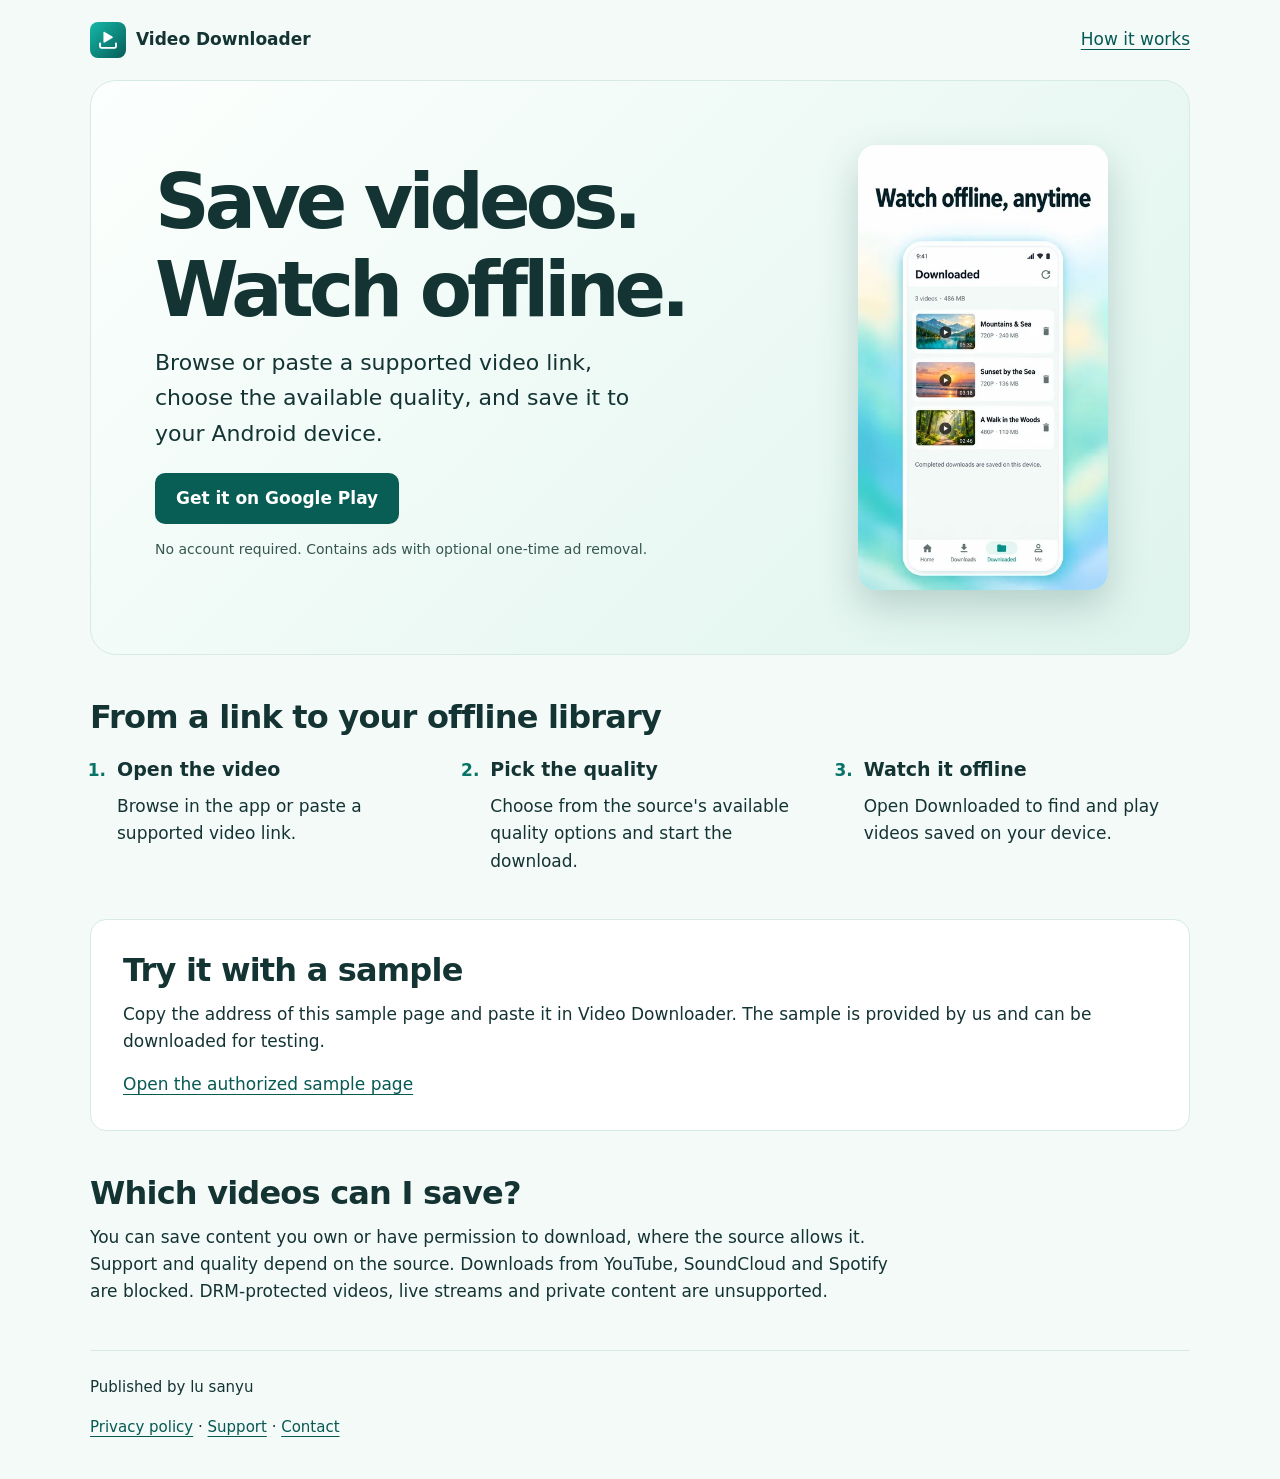
<file: app/index.html>
<!doctype html>
<html lang="en">
<head>
  <meta charset="utf-8">
  <meta name="viewport" content="width=device-width, initial-scale=1">
  <meta name="referrer" content="no-referrer">
  <meta http-equiv="Content-Security-Policy" content="default-src 'self'; style-src 'self'; script-src 'none'; connect-src 'none'; base-uri 'none'; form-action 'none'">
  <title>Video Downloader for Android · Save and watch offline</title>
  <meta name="description" content="Save supported web videos on Android, choose the available quality, and watch from your offline library. Browse or paste a link. No account required.">
  <link rel="canonical" href="https://lusanyuss.github.io/videodown-legal/app/">
  <link rel="icon" href="icon.png" type="image/png">
  <link rel="stylesheet" href="product.css">
</head>
<body>
  <a class="skip" href="#main">Skip to content</a>
  <header class="shell topbar">
    <a class="brand" aria-current="page" href="./"><img src="icon.png" alt="" width="36" height="36"> Video Downloader</a>
    <a href="#how-it-works">How it works</a>
  </header>
  <main class="shell" id="main">
    <div class="hero">
      <div class="hero-copy">
        <h1>Save videos. Watch offline.</h1>
        <p>Browse or paste a supported video link, choose the available quality, and save it to your Android device.</p>
        <a class="install" href="https://play.google.com/store/apps/details?id=com.lusanyuss.myvideodown&amp;referrer=utm_source%3Dproduct_site%26utm_medium%3Dorganic%26utm_campaign%3Dvideodown_launch">Get it on Google Play</a>
        <p class="details">No account required. Contains ads with optional one-time ad removal.</p>
      </div>
      <img class="preview" src="offline.webp" alt="Video Downloader's offline library showing saved videos, file sizes and quality" width="420" height="747" fetchpriority="high">
    </div>
    <section class="steps" id="how-it-works">
      <h2>From a link to your offline library</h2>
      <ol>
        <li><h3>Open the video</h3><p>Browse in the app or paste a supported video link.</p></li>
        <li><h3>Pick the quality</h3><p>Choose from the source's available quality options and start the download.</p></li>
        <li><h3>Watch it offline</h3><p>Open Downloaded to find and play videos saved on your device.</p></li>
      </ol>
    </section>
    <section class="sample">
      <h2>Try it with a sample</h2>
      <p>Copy the address of this sample page and paste it in Video Downloader. The sample is provided by us and can be downloaded for testing.</p>
      <a href="../review/">Open the authorized sample page</a>
    </section>
    <section class="sources">
      <h2>Which videos can I save?</h2>
      <p>You can save content you own or have permission to download, where the source allows it. Support and quality depend on the source. Downloads from YouTube, SoundCloud and Spotify are blocked. DRM-protected videos, live streams and private content are unsupported.</p>
    </section>
  </main>
  <footer class="shell">
    <p>Published by lu sanyu</p>
    <p><a href="../en/privacy/">Privacy policy</a> · <a href="../en/support/">Support</a> · <a href="mailto:lusanyuss@gmail.com">Contact</a></p>
  </footer>
</body>
</html>
</file>
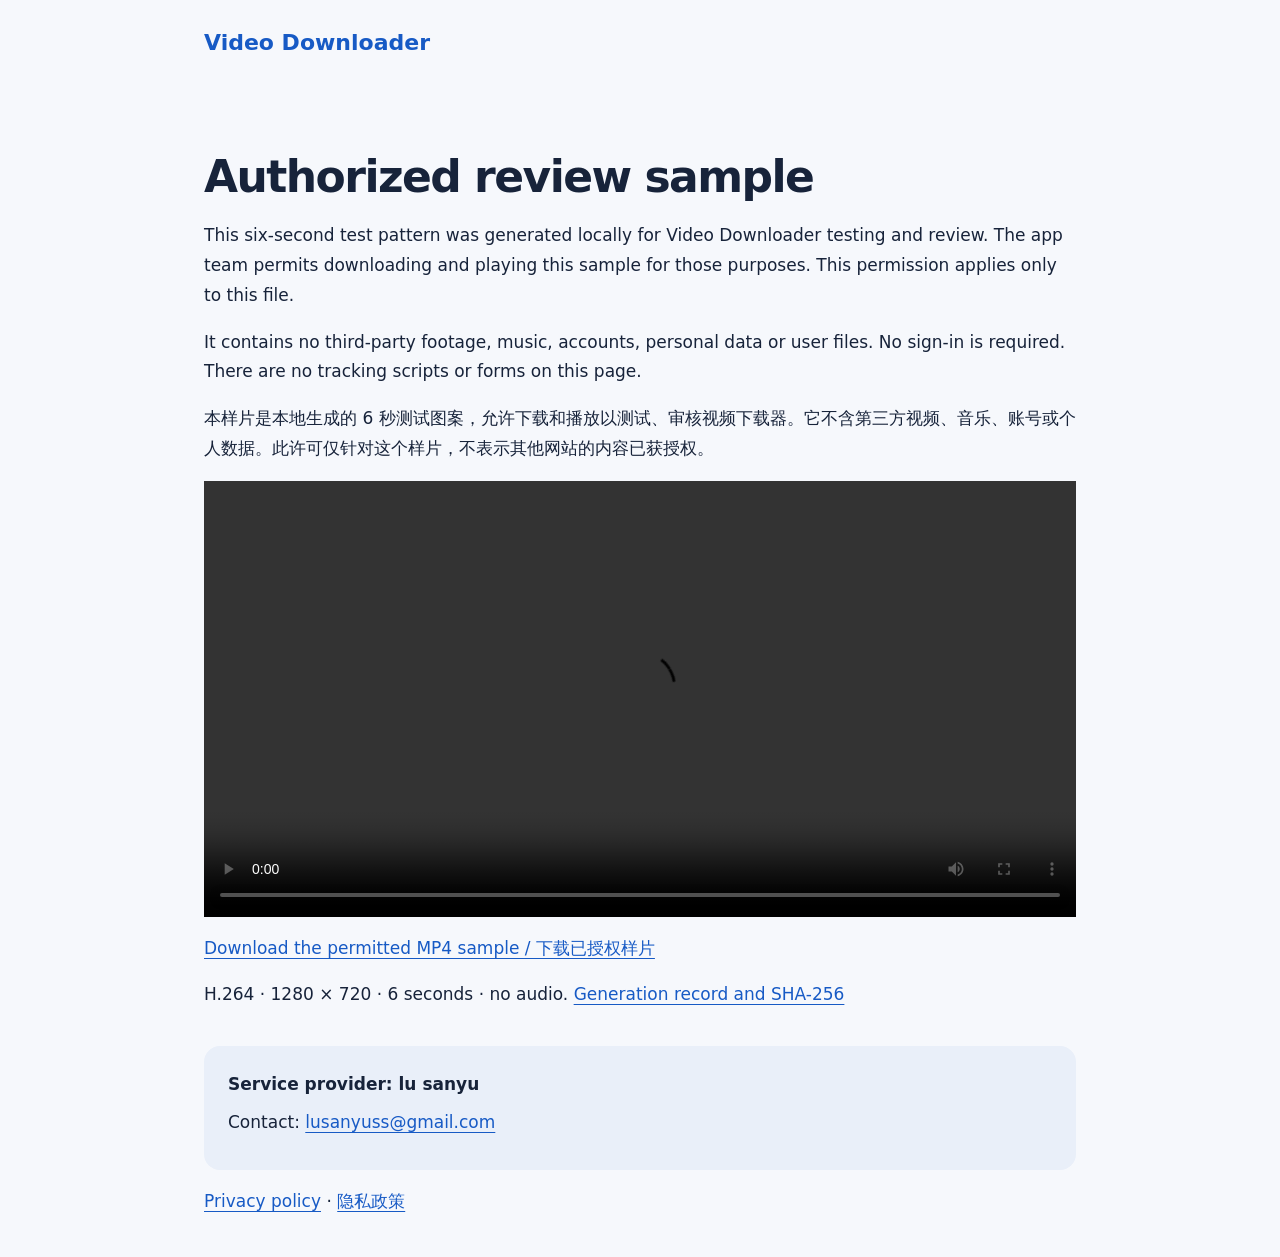
<file: review/index.html>
<!doctype html>
<html lang="en">
<head>
  <meta charset="utf-8">
  <meta name="viewport" content="width=device-width, initial-scale=1">
  <meta name="referrer" content="no-referrer">
  <meta http-equiv="Content-Security-Policy" content="default-src 'self'; style-src 'self'; script-src 'none'; connect-src 'none'; base-uri 'none'; form-action 'none'">
  <title>Authorized review sample · Video Downloader</title>
  <link rel="stylesheet" href="../styles.css">
</head>
<body>
  <header><a class="brand" href="../en/">Video Downloader</a></header>
  <main id="main">
    <h1>Authorized review sample</h1>
    <p>This six-second test pattern was generated locally for Video Downloader testing and review. The app team permits downloading and playing this sample for those purposes. This permission applies only to this file.</p>
    <p>It contains no third-party footage, music, accounts, personal data or user files. No sign-in is required. There are no tracking scripts or forms on this page.</p>
    <p lang="zh-CN">本样片是本地生成的 6 秒测试图案，允许下载和播放以测试、审核视频下载器。它不含第三方视频、音乐、账号或个人数据。此许可仅针对这个样片，不表示其他网站的内容已获授权。</p>
    <video controls preload="metadata" src="authorized-sample.mp4" width="1280" height="720" aria-label="Synthetic authorized test pattern"></video>
    <p><a href="authorized-sample.mp4" download>Download the permitted MP4 sample / 下载已授权样片</a></p>
    <p>H.264 · 1280 × 720 · 6 seconds · no audio. <a href="provenance.json">Generation record and SHA-256</a></p>
    <aside><strong>Service provider: lu sanyu</strong><p>Contact: <a href="mailto:lusanyuss@gmail.com">lusanyuss@gmail.com</a></p></aside>
    <p><a href="../en/privacy/">Privacy policy</a> · <a href="../zh/privacy/">隐私政策</a></p>
  </main>
</body>
</html>
</file>
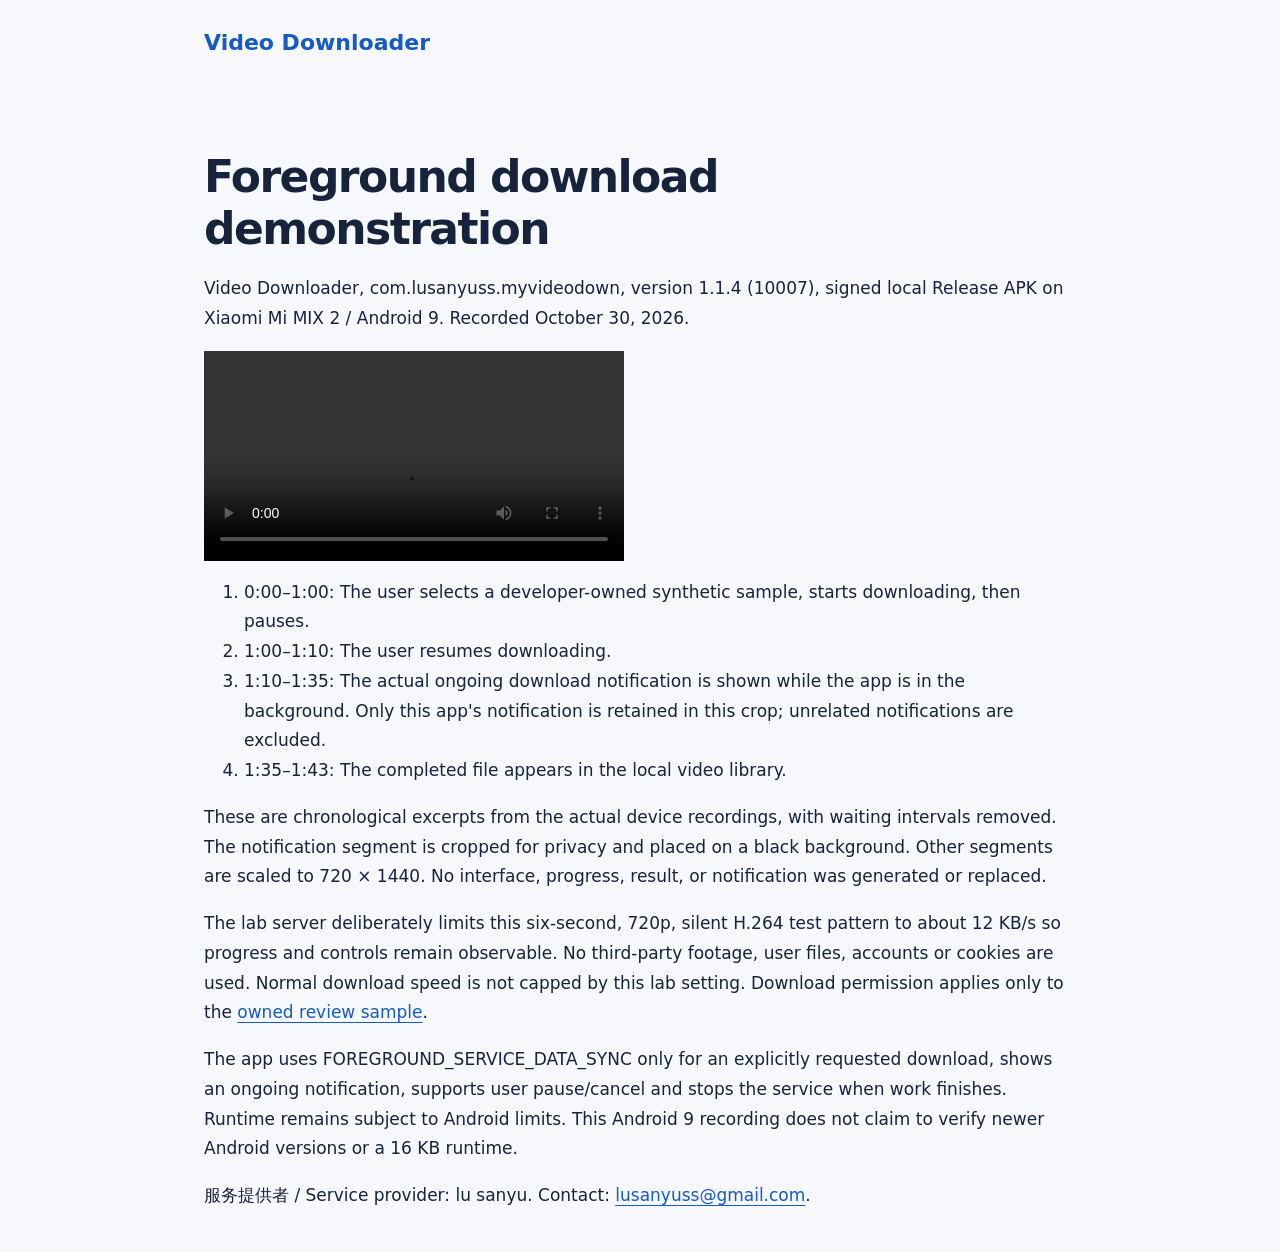
<file: review/foreground-service/index.html>
<!doctype html>
<html lang="en"><head><meta charset="utf-8"><meta name="viewport" content="width=device-width,initial-scale=1"><meta name="referrer" content="no-referrer"><title>Foreground download demonstration · Video Downloader</title><link rel="stylesheet" href="../../styles.css"></head>
<body><header><a class="brand" href="../../en/">Video Downloader</a></header><main><h1>Foreground download demonstration</h1>
<p>Video Downloader, com.lusanyuss.myvideodown, version 1.1.4 (10007), signed local Release APK on Xiaomi Mi MIX 2 / Android 9. Recorded October 30, 2026.</p>
<video controls preload="metadata" style="width:min(100%,420px);background:black" src="demo-10007.mp4"><track kind="captions" srclang="en" label="English" src="captions-en.vtt" default></video>
<ol><li>0:00–1:00: The user selects a developer-owned synthetic sample, starts downloading, then pauses.</li><li>1:00–1:10: The user resumes downloading.</li><li>1:10–1:35: The actual ongoing download notification is shown while the app is in the background. Only this app's notification is retained in this crop; unrelated notifications are excluded.</li><li>1:35–1:43: The completed file appears in the local video library.</li></ol>
<p>These are chronological excerpts from the actual device recordings, with waiting intervals removed. The notification segment is cropped for privacy and placed on a black background. Other segments are scaled to 720 × 1440. No interface, progress, result, or notification was generated or replaced.</p>
<p>The lab server deliberately limits this six-second, 720p, silent H.264 test pattern to about 12 KB/s so progress and controls remain observable. No third-party footage, user files, accounts or cookies are used. Normal download speed is not capped by this lab setting. Download permission applies only to the <a href="../">owned review sample</a>.</p>
<p>The app uses FOREGROUND_SERVICE_DATA_SYNC only for an explicitly requested download, shows an ongoing notification, supports user pause/cancel and stops the service when work finishes. Runtime remains subject to Android limits. This Android 9 recording does not claim to verify newer Android versions or a 16 KB runtime.</p>
<p>服务提供者 / Service provider: lu sanyu. Contact: <a href="mailto:lusanyuss@gmail.com">lusanyuss@gmail.com</a>.</p>
</main></body></html>
</file>
<file: app/product.css>
:root {
  color-scheme: light;
  font-family: system-ui, -apple-system, "Segoe UI", sans-serif;
  color: #143433;
  background: #f4faf8;
}

* { box-sizing: border-box; }
body { margin: 0; font-size: 17px; line-height: 1.6; }
a { color: #075953; text-underline-offset: 4px; }
a:focus-visible { outline: 3px solid #0c766b; outline-offset: 5px; }
img { display: block; max-width: 100%; height: auto; }
p { margin: 0 0 1rem; }
.shell { width: min(1100px, calc(100% - 40px)); margin-inline: auto; }

.skip {
  position: absolute;
  inset: 12px auto auto 12px;
  padding: 10px 16px;
  transform: translateY(-200%);
  background: white;
}

.skip:focus { transform: none; z-index: 2; }
.topbar { min-height: 80px; display: flex; align-items: center; justify-content: space-between; gap: 16px; }
.brand { display: inline-flex; align-items: center; gap: 10px; color: #143433; text-decoration: none; font-weight: 750; }
.brand img { border-radius: 8px; }

.hero {
  min-height: 450px;
  display: grid;
  grid-template-columns: minmax(0, 1fr) minmax(185px, 285px);
  align-items: center;
  gap: clamp(28px, 6vw, 76px);
  padding: clamp(24px, 5vw, 64px);
  border: 1px solid #d6ebe5;
  border-radius: 26px;
  background: linear-gradient(135deg, #fcfffd, #dff4ed);
}

h1, h2, h3 { line-height: 1.15; margin: 0 0 12px; }
h1 { max-width: 12ch; font-size: clamp(40px, 6.6vw, 76px); letter-spacing: -.065em; }
h2 { font-size: clamp(23px, 3.1vw, 32px); letter-spacing: -.025em; }
h3 { font-size: 19px; }
.hero-copy > p:first-of-type { max-width: 37ch; font-size: clamp(18px, 2vw, 22px); }
.preview { width: min(100%, 250px); justify-self: center; border-radius: 18px; box-shadow: 0 16px 38px #285e5740; }

.install {
  display: inline-block;
  margin: 6px 0 14px;
  padding: 12px 21px;
  border-radius: 10px;
  color: white;
  background: #085e54;
  font-weight: 700;
  text-decoration: none;
}

.install:hover { background: #064b43; }
.details { font-size: 14px; color: #365750; }
main section { margin: 44px 0; }
.steps ol { display: grid; grid-template-columns: repeat(3, 1fr); gap: 22px 42px; margin: 22px 0 0; padding-inline-start: 22px; }
.steps li { padding-inline-start: 5px; }
.steps li::marker { color: #087468; font-weight: 700; }
.steps p { margin: 0; }
.sample { padding: clamp(20px, 4vw, 32px); border: 1px solid #d6ebe5; border-radius: 16px; background: white; }
.sources { max-width: 74ch; }
footer { padding-block: 24px; border-top: 1px solid #d6ebe5; font-size: 15px; }

@media (max-width: 640px) {
  .shell { width: calc(100% - 32px); }
  .topbar { min-height: 68px; font-size: 14px; }
  .hero, .steps ol { grid-template-columns: 1fr; }
  .hero { min-height: 0; }
  .preview { width: min(100%, 210px); }
}
</file>
<file: styles.css>
*{box-sizing:border-box}body{margin:0;background:#f6f8fc;color:#17233a;font:17px/1.75 system-ui,-apple-system,"Segoe UI",sans-serif}header,main,footer{max-width:920px;margin:auto;padding:24px}header{display:flex;justify-content:space-between;align-items:center;gap:20px}.brand{font-size:22px;font-weight:750;text-decoration:none}a{color:#175ac5;text-underline-offset:4px;overflow-wrap:anywhere}a:focus-visible{outline:3px solid #175ac5;outline-offset:5px}.skip{position:absolute;left:12px;top:-100px}.skip:focus{top:12px;background:white;padding:12px}nav{display:flex;gap:8px;flex-wrap:wrap;border-bottom:1px solid #dbe2ef;padding-bottom:20px}nav a{display:flex;min-height:44px;align-items:center;padding:8px 16px;border-radius:10px;text-decoration:none}nav a[aria-current]{background:#dfeafe;font-weight:650}h1{font-size:clamp(30px,5vw,44px);line-height:1.2;letter-spacing:-.035em;margin:40px 0 18px}h2{font-size:21px;line-height:1.4;margin:0 0 12px}.intro{font-size:19px;color:#435473}.meta{font-size:14px;color:#53637b}section{padding:26px;margin-top:20px;border:1px solid #e0e5ee;border-radius:16px;background:#fff}section p{margin:12px 0 0}aside{margin:36px 0 12px;padding:24px;border-radius:16px;background:#e9eff9}aside p{margin:8px 0}footer{font-size:14px;color:#53637b;padding-top:0}@media(max-width:480px){header,main,footer{padding:18px}header{align-items:flex-start}.brand{font-size:19px}section,aside{padding:20px}nav a{padding:8px 10px}body{font-size:16px}}
video { display: block; width: 100%; height: auto; }
</file>
